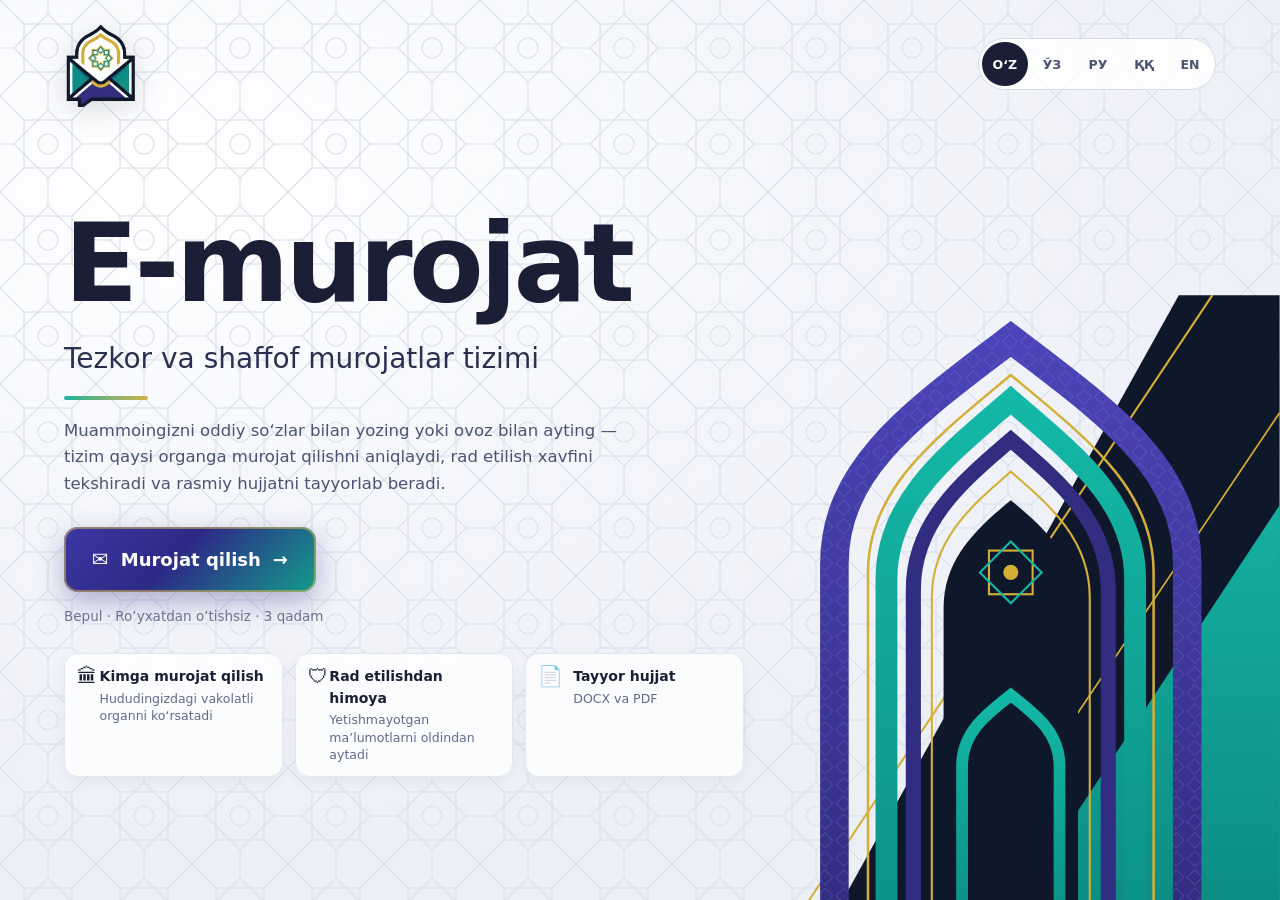
<file: index.html>
<!DOCTYPE html>
<html lang="uz-Latn">
<head>
  <meta charset="UTF-8">
  <meta name="viewport" content="width=device-width, initial-scale=1, viewport-fit=cover">
  <meta name="theme-color" content="#0F172A">
  <title>E-murojat — tezkor va shaffof murojatlar tizimi</title>
  <meta name="description" content="Muammoingizni yozing yoki ayting: E-murojat vakolatli organni aniqlaydi, rad etilish xavfini tekshiradi va rasmiy murojat hujjatini tayyorlaydi.">
  <meta property="og:title" content="E-murojat — tezkor va shaffof murojatlar tizimi">
  <meta property="og:description" content="Muammoingizni yozing yoki ayting: E-murojat vakolatli organni aniqlaydi, rad etilish xavfini tekshiradi va rasmiy murojat hujjatini tayyorlaydi.">
  <meta property="og:type" content="website">
  <meta property="og:image" content="assets/logo-mark.png">
  <meta property="og:site_name" content="E-murojat">
  <link rel="icon" type="image/png" href="assets/logo-mark.png">
  <link rel="stylesheet" href="css/style.css">
  <link rel="stylesheet" href="css/landing.css">
  <link rel="stylesheet" href="css/flow.css">
</head>
<body class="on-landing">
<a class="skip-link" href="#stage">↓</a>

<!-- ============================ TITUL VARAQ (LANDING) ============================ -->
<section id="landing" class="landing no-print" aria-labelledby="landTitle">
  <svg class="girih" aria-hidden="true" width="100%" height="100%">
    <defs>
      <pattern id="girihTile" width="96" height="96" patternUnits="userSpaceOnUse">
        <g fill="none" stroke="currentColor" stroke-width="1.1">
          <rect x="24" y="24" width="48" height="48"/>
          <rect x="24" y="24" width="48" height="48" transform="rotate(45 48 48)"/>
          <circle cx="48" cy="48" r="10"/>
          <path d="M0 0 L24 24 M96 0 L72 24 M0 96 L24 72 M96 96 L72 72 M48 0 V14 M48 96 V82 M0 48 H14 M96 48 H82"/>
        </g>
      </pattern>
    </defs>
    <rect width="100%" height="100%" fill="url(#girihTile)"/>
  </svg>

  <svg class="arch-art" viewBox="0 0 640 720" preserveAspectRatio="xMaxYMax meet" aria-hidden="true">
    <defs>
      <linearGradient id="gTeal" x1="0" y1="0" x2="0" y2="1"><stop offset="0" stop-color="#14b8a6"/><stop offset="1" stop-color="#0D9488"/></linearGradient>
      <linearGradient id="gIndigo" x1="0" y1="0" x2="0" y2="1"><stop offset="0" stop-color="#4b44b8"/><stop offset="1" stop-color="#312E81"/></linearGradient>
      <pattern id="archTile" width="22" height="22" patternUnits="userSpaceOnUse">
        <path d="M11 2 L20 11 L11 20 L2 11 Z" fill="none" stroke="#7d78e0" stroke-width="1" opacity=".55"/>
      </pattern>
    </defs>
    <polygon class="band band-navy" points="640,0 640,720 120,720 520,0" fill="#0F172A"/>
    <polygon class="band band-teal" points="640,250 640,720 330,720" fill="url(#gTeal)" opacity=".95"/>
    <line class="gold-line gl1" x1="80" y1="720" x2="560" y2="0" stroke="#D4AF37" stroke-width="2.5"/>
    <line class="gold-line gl2" x1="250" y1="720" x2="640" y2="140" stroke="#D4AF37" stroke-width="2"/>
    <g class="arch-group">
      <path class="arch a1" d="M110 720 V320 C110 205 205 140 320 52 C435 140 530 205 530 320 V720" fill="none" stroke="url(#gIndigo)" stroke-width="34"/>
      <path class="arch a1p" d="M110 720 V320 C110 205 205 140 320 52 C435 140 530 205 530 320 V720" fill="none" stroke="url(#archTile)" stroke-width="34"/>
      <path class="arch a2" d="M150 720 V330 C150 230 230 170 320 95 C410 170 490 230 490 330 V720" fill="none" stroke="#D4AF37" stroke-width="3"/>
      <path class="arch a3" d="M172 720 V338 C172 245 245 190 320 125 C395 190 468 245 468 338 V720" fill="none" stroke="url(#gTeal)" stroke-width="26"/>
      <path class="arch a4" d="M204 720 V350 C204 270 262 222 320 172 C378 222 436 270 436 350 V720" fill="none" stroke="#312E81" stroke-width="18"/>
      <path class="arch a5" d="M226 720 V360 C226 290 274 250 320 210 C366 250 414 290 414 360 V720" fill="none" stroke="#D4AF37" stroke-width="2.5"/>
      <path class="arch-door" d="M240 720 V372 C240 312 282 276 320 244 C358 276 400 312 400 372 V720 Z" fill="#0F172A"/>
      <g class="door-star" transform="translate(320 330)">
        <rect x="-26" y="-26" width="52" height="52" fill="none" stroke="#D4AF37" stroke-width="2.5"/>
        <rect x="-26" y="-26" width="52" height="52" fill="none" stroke="#14b8a6" stroke-width="2.5" transform="rotate(45)"/>
        <circle r="9" fill="#D4AF37"/>
      </g>
      <path class="arch-inner" d="M262 720 V560 C262 520 292 498 320 476 C348 498 378 520 378 560 V720" fill="none" stroke="url(#gTeal)" stroke-width="14"/>
    </g>
  </svg>

  <div class="landing-top">
    <img class="land-logo" src="assets/logo-mark.png" alt="E-murojat" width="74" height="85">
    <div data-lang-switch></div>
  </div>

  <div class="landing-grid">
    <div class="landing-content">
      <h1 id="landTitle" class="land-title" aria-label="E-murojat"><span class="lt">E-murojat</span></h1>
      <p class="land-tagline" data-i18n="land.tagline"></p>
      <p class="land-lead" data-i18n="land.lead"></p>
      <div class="land-actions">
        <button type="button" id="btnStart" class="btn-cta">
          <span class="cta-ico" aria-hidden="true">✉</span>
          <span data-i18n="land.cta"></span>
          <span class="cta-arrow" aria-hidden="true">→</span>
        </button>
      </div>
      <p class="land-note" data-i18n="land.note"></p>
      <ul class="land-features">
        <li><span class="fi" aria-hidden="true">🏛</span><div><b data-i18n="land.f1t"></b><small data-i18n="land.f1d"></small></div></li>
        <li><span class="fi" aria-hidden="true">🛡</span><div><b data-i18n="land.f2t"></b><small data-i18n="land.f2d"></small></div></li>
        <li><span class="fi" aria-hidden="true">📄</span><div><b data-i18n="land.f3t"></b><small data-i18n="land.f3d"></small></div></li>
      </ul>
    </div>
  </div>
</section>

<!-- ============================ ILOVA (ISHCHI OYNA) ============================ -->
<div id="appShell" class="app-shell" hidden>
<header class="site-header no-print">
  <div class="wrap header-inner">
    <div class="brand">
      <button type="button" id="btnHome" class="logo" data-i18n-aria="hdr.home" data-i18n-title="hdr.home">
        <img src="assets/logo-mark.png" alt="" width="40" height="46">
      </button>
      <div class="brand-text">
        <div class="brand-name">E-murojat</div>
        <div class="brand-sub" data-i18n="hdr.sub"></div>
      </div>
    </div>
    <div class="header-right">
      <div data-lang-switch data-variant="dark"></div>
    </div>
  </div>
  <div class="wrap demo-bar">
    <button type="button" id="btnHome2" class="btn demo home-btn">← <span data-i18n="hdr.home"></span></button>
    <span class="demo-label" data-i18n="demo.label"></span>
    <button type="button" class="btn demo" data-demo="ishhaqi" data-i18n="demo.ishhaqi"></button>
    <button type="button" class="btn demo" data-demo="tovar" data-i18n="demo.tovar"></button>
    <button type="button" class="btn demo danger" data-demo="chala" data-i18n="demo.chala"></button>
  </div>
</header>

<main class="wrap flow">
  <nav id="stepper" class="stepper no-print"></nav>
  <div id="stage" class="stage" tabindex="-1"></div>
</main>

<footer class="site-footer no-print">
  <div class="wrap">
    <p class="disclaimer" data-i18n="foot.disclaimer"></p>
    <p class="foot-small" data-i18n-html="foot.links"></p>
  </div>
</footer>
</div><!-- /#appShell -->

<div id="toasts" class="toasts no-print" aria-live="polite"></div>

<!-- DOCX kutubxonasi: avval lokal (internetsiz), boʻlmasa CDN -->
<script src="vendor/docx.umd.js"></script>
<script>
  if (!window.docx) {
    document.write('<script src="https://cdn.jsdelivr.net/npm/docx@8.5.0/build/index.umd.js"><\/script>');
  }
</script>
<!-- Konfiguratsiya va kutubxonalar -->
<script src="js/config.js"></script>
<script src="js/lib/uzNormalize.js"></script>
<script src="js/lib/translit.js"></script>
<script src="js/lib/validators.js"></script>
<!-- Tarjimalar -->
<script src="js/i18n/glossary.js"></script>
<script src="js/i18n/uz-Latn.js"></script>
<script src="js/i18n/uz-Cyrl.js"></script>
<script src="js/i18n/ru.js"></script>
<script src="js/i18n/kaa.js"></script>
<script src="js/i18n/en.js"></script>
<script src="js/i18n/i18n.js"></script>
<!-- Maʼlumotlar -->
<script src="js/data/regions.js"></script>
<script src="js/data/categories.js"></script>
<script src="js/data/organizations_db.js"></script>
<script src="js/data/legal_basis_db.js"></script>
<script src="js/data/demos.js"></script>
<!-- Mantiq -->
<script src="js/lib/resolveOrganizations.js"></script>
<script src="js/lib/validateAppeal.js"></script>
<script src="js/lib/docTemplate.js"></script>
<script src="js/lib/docExport.js"></script>
<script src="js/ai/client.js"></script>
<script src="js/ai/stt.js"></script>
<!-- Komponentlar -->
<script src="js/components/languageSwitcher.js"></script>
<script src="js/components/applicantDialog.js"></script>
<script src="js/components/voiceInput.js"></script>
<script src="js/components/attachmentList.js"></script>
<script src="js/components/appealComposer.js"></script>
<script src="js/components/resultPanels.js"></script>
<script src="js/app.js"></script>
</body>
</html>
</file>
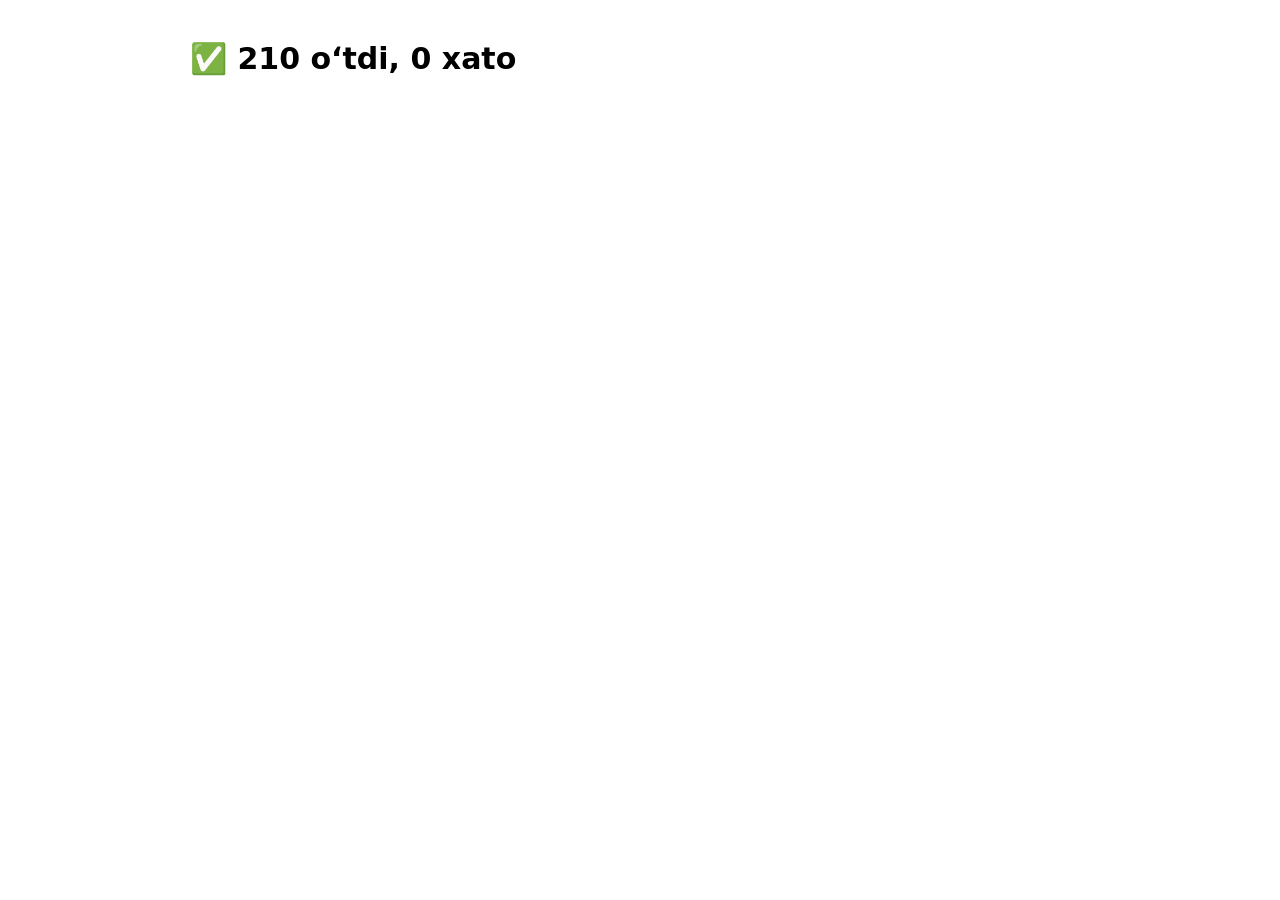
<file: tests/unit.html>
<!DOCTYPE html>
<html lang="uz-Latn">
<head><meta charset="UTF-8"><meta name="viewport" content="width=device-width, initial-scale=1"><title>E-murojat — unit testlar</title>
<style>body{font:15px/1.5 system-ui,sans-serif;padding:16px;max-width:900px;margin:auto}li{color:#b91c1c;margin:4px 0}</style></head>
<body>
<div id="out">Testlar ishlamoqda…</div>
<script src="../js/config.js"></script>
<script src="../js/lib/uzNormalize.js"></script>
<script src="../js/lib/translit.js"></script>
<script src="../js/lib/validators.js"></script>
<script src="../js/i18n/glossary.js"></script>
<script src="../js/i18n/uz-Latn.js"></script>
<script src="../js/i18n/uz-Cyrl.js"></script>
<script src="../js/i18n/ru.js"></script>
<script src="../js/i18n/kaa.js"></script>
<script src="../js/i18n/en.js"></script>
<script src="../js/i18n/i18n.js"></script>
<script src="../js/data/regions.js"></script>
<script src="../js/data/categories.js"></script>
<script src="../js/data/organizations_db.js"></script>
<script src="../js/data/legal_basis_db.js"></script>
<script src="../js/lib/resolveOrganizations.js"></script>
<script src="../js/lib/validateAppeal.js"></script>
<script src="../js/lib/docTemplate.js"></script>
<script src="../js/ai/client.js"></script>
<script src="unit.js"></script>
</body>
</html>
</file>
<file: css/style.css>
/* =====================================================================
   E-murojat — USLUBLAR (LegalTech: och fon, indigo aksent)
   ===================================================================== */
:root {
  /* Dizayn tizimi tokenlari (topshiriq boʻyicha) */
  --header-from: #0F172A;
  --header-to: #312E81;
  --accent: #0D9488;        /* firuza: ikonka, chegara, toʻq fondagi element */
  --accent-ink: #0F766E;    /* oq fondagi oddiy matn uchun (WCAG AA) */
  --gold: #D4AF37;          /* tillarang: faqat bezak, chegara, katta sarlavha */
  --card: #FFFFFF;
  --bg: #F8FAFC;
  --surface: var(--card);
  --ink: #0f172a;
  --ink-2: #334155;
  --muted: #64748b;
  --line: #e2e8f0;
  --indigo: #3730a3;
  --indigo-2: #4f46e5;
  --indigo-soft: #eef2ff;
  --green: #15803d; --green-soft: #dcfce7;
  --yellow: #b45309; --yellow-soft: #fef3c7;
  --red: #b91c1c; --red-soft: #fee2e2;
  --radius: 14px;
  --shadow: 0 1px 2px rgba(15, 23, 42, .05), 0 6px 20px rgba(15, 23, 42, .06);
}
* { box-sizing: border-box; }
html { -webkit-text-size-adjust: 100%; }
body {
  margin: 0; background: var(--bg); color: var(--ink);
  font: 15px/1.55 "Segoe UI", system-ui, -apple-system, Roboto, "Helvetica Neue", Arial, sans-serif;
}
a { color: var(--indigo-2); }
.wrap { max-width: 1320px; margin: 0 auto; padding: 0 16px; }

/* ---------- Header ---------- */
.site-header { background: linear-gradient(135deg, var(--header-from) 0%, var(--header-to) 100%); color: #fff; padding: 18px 0 14px; padding-top: max(18px, env(safe-area-inset-top)); }
.header-inner { display: flex; align-items: center; justify-content: space-between; gap: 16px; flex-wrap: wrap; }
.brand { display: flex; gap: 14px; align-items: center; max-width: 820px; }
.logo { width: 46px; height: 46px; flex: none; color: #6366f1; background: #fff; border-radius: 12px; padding: 4px; }
.logo svg { width: 100%; height: 100%; display: block; }
.brand-name { font-size: 24px; font-weight: 800; letter-spacing: -.02em; }
.brand-sub { font-size: 13.5px; color: #c7d2fe; }
.header-right { display: flex; align-items: center; gap: 10px; flex-wrap: wrap; }
.demo-bar { display: flex; align-items: center; gap: 8px; flex-wrap: wrap; margin-top: 14px; }
.demo-label { font-size: 13px; color: #c7d2fe; margin-right: 4px; }

/* ---------- Buttons ---------- */
.btn {
  appearance: none; border: 1px solid transparent; border-radius: 10px; cursor: pointer;
  font: inherit; font-weight: 600; padding: 11px 16px; transition: .15s; display: inline-flex; align-items: center; justify-content: center; gap: 8px;
}
.btn:disabled { opacity: .6; cursor: progress; }
.btn.sm { padding: 7px 12px; font-size: 13.5px; }
.btn.primary { background: var(--indigo-2); color: #fff; }
.btn.primary:hover:not(:disabled) { background: var(--indigo); }
.btn.secondary { background: var(--indigo-soft); color: var(--indigo); border-color: #c7d2fe; }
.btn.secondary:hover:not(:disabled) { background: #e0e7ff; }
.btn.ghost { background: var(--surface); color: var(--ink-2); border-color: var(--line); }
.btn.ghost:hover { border-color: var(--indigo-2); color: var(--indigo); }
.site-header .btn.ghost { background: rgba(255,255,255,.1); color: #fff; border-color: rgba(255,255,255,.25); }
.btn.demo { background: rgba(255,255,255,.12); color: #fff; border-color: rgba(255,255,255,.25); padding: 7px 12px; font-size: 13.5px; }
.btn.demo:hover { background: rgba(255,255,255,.22); }
.btn.demo.danger { border-color: #fca5a5; }
.link-btn { background: none; border: 0; color: var(--muted); cursor: pointer; font: inherit; font-size: 13px; margin-top: 10px; text-decoration: underline; padding: 0; }

/* ---------- Layout ---------- */
.grid { display: grid; grid-template-columns: 1fr; gap: 20px; padding-top: 22px; padding-bottom: 30px; }
@media (min-width: 1024px) {
  .grid { grid-template-columns: minmax(360px, 5fr) 7fr; align-items: start; }
  .col-left { position: sticky; top: 16px; }
}
.col-right { display: flex; flex-direction: column; gap: 16px; min-width: 0; }

/* ---------- Form ---------- */
.panel { background: var(--surface); border: 1px solid var(--line); border-radius: var(--radius); box-shadow: var(--shadow); padding: 20px; }
.panel-title { margin: 0 0 12px; font-size: 18px; display: flex; align-items: center; gap: 10px; }
.num { width: 26px; height: 26px; border-radius: 8px; background: var(--indigo-soft); color: var(--indigo); display: inline-grid; place-items: center; font-size: 13px; font-weight: 800; flex: none; }
fieldset { border: 0; padding: 0; margin: 0 0 14px; }
legend { font-size: 12px; text-transform: uppercase; letter-spacing: .06em; color: var(--muted); font-weight: 700; margin-bottom: 8px; padding: 0; }
.field { display: block; margin-bottom: 11px; }
.field > span { display: flex; align-items: baseline; gap: 4px; font-size: 13.5px; font-weight: 600; color: var(--ink-2); margin-bottom: 5px; }
.req { color: var(--red); font-style: normal; }
.counter { margin-left: auto; color: var(--muted); font-weight: 400; }
input[type=text], input[type=password], select, textarea {
  width: 100%; border: 1px solid #cbd5e1; border-radius: 10px; padding: 10px 12px; font: inherit; color: var(--ink); background: #fff; transition: .15s;
}
textarea { resize: vertical; min-height: 70px; }
input:focus, select:focus, textarea:focus { outline: none; border-color: var(--indigo-2); box-shadow: 0 0 0 3px rgba(79, 70, 229, .15); }
.checks { display: grid; grid-template-columns: 1fr 1fr; gap: 8px; margin-bottom: 10px; }
.check { display: flex; gap: 8px; align-items: center; border: 1px solid var(--line); border-radius: 10px; padding: 9px 10px; cursor: pointer; font-size: 14px; }
.check:has(input:checked) { border-color: var(--indigo-2); background: var(--indigo-soft); }
.check input { accent-color: var(--indigo-2); width: 16px; height: 16px; }
.actions { display: grid; grid-template-columns: 1fr 1.3fr; gap: 10px; }
@media (max-width: 420px) { .actions, .checks { grid-template-columns: 1fr; } }

/* ---------- Cards ---------- */
.card { background: var(--surface); border: 1px solid var(--line); border-radius: var(--radius); box-shadow: var(--shadow); overflow: hidden; }
.card-head { display: flex; align-items: center; gap: 10px; padding: 14px 18px; border-bottom: 1px solid var(--line); }
.card-head h3 { margin: 0; font-size: 16px; flex: 1; }
.card-body { padding: 16px 18px; }
.card.empty .card-body { color: var(--muted); }
.card.flash { animation: flash .7s ease; }
@keyframes flash { 0% { box-shadow: 0 0 0 3px rgba(79, 70, 229, .35); } 100% { box-shadow: var(--shadow); } }
.placeholder { margin: 0; font-size: 14px; }
.tag-row { display: flex; gap: 6px; flex-wrap: wrap; margin-bottom: 10px; }
.tag { font-size: 12px; font-weight: 700; padding: 3px 9px; border-radius: 999px; background: var(--indigo-soft); color: var(--indigo); }
.tag.muted { background: #f1f5f9; color: var(--muted); }
.organ-main { border-left: 4px solid var(--indigo-2); background: var(--indigo-soft); border-radius: 0 10px 10px 0; padding: 10px 14px; }
.lbl { font-size: 12px; color: var(--muted); text-transform: uppercase; letter-spacing: .05em; font-weight: 700; }
.val { font-weight: 700; font-size: 16px; color: var(--ink); }
.val.big { font-size: 20px; color: var(--indigo); }
.why { margin: 10px 0 0; color: var(--ink-2); font-size: 14px; }
.sub { font-size: 12.5px; font-weight: 800; text-transform: uppercase; letter-spacing: .05em; color: var(--ink-2); margin: 16px 0 6px; }
.sub.first { margin-top: 0; }
.list, .steps { margin: 0; padding-left: 20px; font-size: 14px; color: var(--ink-2); }
.list li, .steps li { margin-bottom: 4px; }
.type-box { display: grid; grid-template-columns: auto 1fr; gap: 14px; align-items: center; background: #f8fafc; border: 1px solid var(--line); border-radius: 10px; padding: 12px 14px; }
.type-box p { margin: 0; font-size: 13.5px; color: var(--ink-2); }
@media (max-width: 520px) { .type-box { grid-template-columns: 1fr; } }
.ways { display: grid; grid-template-columns: repeat(3, 1fr); gap: 8px; }
@media (max-width: 640px) { .ways { grid-template-columns: 1fr; } }
.way { border: 1px solid var(--line); border-radius: 10px; padding: 10px; font-size: 13px; color: var(--ink-2); }
.way b { display: block; color: var(--ink); margin-bottom: 3px; font-size: 14px; }
.evidence { list-style: none; margin: 0; padding: 0; font-size: 14px; }
.evidence li { display: flex; gap: 8px; align-items: baseline; padding: 5px 0; border-bottom: 1px dashed var(--line); }
.evidence .ico { width: 20px; height: 20px; border-radius: 50%; display: inline-grid; place-items: center; font-size: 12px; font-weight: 800; flex: none; }
.evidence .ok .ico { background: var(--green-soft); color: var(--green); }
.evidence .miss .ico { background: var(--yellow-soft); color: var(--yellow); }
.evidence em { color: var(--yellow); font-size: 12.5px; }
.hint { font-size: 12.5px; color: var(--muted); margin: 10px 0 0; }
.muted-p { color: var(--muted); font-size: 14px; margin: 0; }
.laws { list-style: none; margin: 0; padding: 0; display: grid; gap: 8px; }
.laws li { border: 1px solid var(--line); border-radius: 10px; padding: 10px 12px; }
.law-name { font-weight: 700; font-size: 14px; color: var(--indigo); }
.law-txt { font-size: 13.5px; color: var(--ink-2); margin-top: 2px; }

/* Risk */
.badge { font-size: 12px; font-weight: 800; padding: 4px 10px; border-radius: 999px; background: #f1f5f9; color: var(--muted); }
.badge.green { background: var(--green-soft); color: var(--green); }
.badge.yellow { background: var(--yellow-soft); color: var(--yellow); }
.badge.red { background: var(--red-soft); color: var(--red); }
.risk { border-radius: 10px; padding: 12px 14px; border: 1px solid; }
.risk.green { background: var(--green-soft); border-color: #86efac; color: var(--green); }
.risk.yellow { background: var(--yellow-soft); border-color: #fcd34d; color: var(--yellow); }
.risk.red { background: var(--red-soft); border-color: #fca5a5; color: var(--red); }
.meter { height: 8px; background: rgba(255,255,255,.7); border-radius: 99px; overflow: hidden; margin-bottom: 9px; }
.meter .bar { height: 100%; background: currentColor; border-radius: 99px; transition: width .6s ease; }
.risk-head { display: flex; align-items: center; gap: 8px; }
.risk-head .dot { width: 10px; height: 10px; border-radius: 50%; background: currentColor; flex: none; }
.risk-head .score { margin-left: auto; font-weight: 800; }
.warns { list-style: none; padding: 0; margin: 10px 0 0; display: grid; gap: 7px; }
.warns li { border-left: 4px solid; border-radius: 0 8px 8px 0; padding: 8px 12px; font-size: 13.5px; }
.warns li.red { border-color: var(--red); background: #fff5f5; }
.warns li.yellow { border-color: #f59e0b; background: #fffbeb; }
.w-t { font-weight: 700; color: var(--ink); }
.w-f { color: var(--ink-2); margin-top: 2px; }
.ok-p { color: var(--green); font-weight: 600; font-size: 14px; margin: 10px 0 0; }

/* ---------- Document ---------- */
.doc-meta { font-size: 13.5px; color: var(--ink-2); margin-bottom: 10px; display: flex; gap: 8px; align-items: center; flex-wrap: wrap; }
.doc-meta:empty { display: none; }
.doc-actions { display: flex; gap: 8px; flex-wrap: wrap; margin-bottom: 10px; }
.doc-actions.disabled { opacity: .55; }
.edit-hint { font-size: 12.5px; color: var(--muted); margin: 0 0 10px; }
.doc-card.empty .paper { min-height: 120px; }
.paper {
  background: #fff; border: 1px solid #cbd5e1; border-radius: 6px; min-height: 400px;
  padding: 44px 48px 44px 60px; box-shadow: inset 0 0 0 1px #f1f5f9, 0 4px 14px rgba(15,23,42,.06);
  font-family: "Times New Roman", Times, serif; font-size: 16px; line-height: 1.55; color: #000; outline: none; overflow-wrap: anywhere;
}
.paper:focus { border-color: var(--indigo-2); box-shadow: 0 0 0 3px rgba(79, 70, 229, .15); }
.paper p { margin: 0 0 6px; }
.paper .d-right { text-align: right; margin-left: 35%; margin-bottom: 2px; }
.paper .d-center { text-align: center; }
.paper .d-title { font-size: 19px; letter-spacing: .12em; margin-bottom: 0; }
.paper .d-just { text-align: justify; text-indent: 1.25cm; }
.paper .d-li { text-indent: 0; padding-left: 1.25cm; }
.paper .d-gap { height: 10px; }
.paper .missing { background: var(--red-soft); color: var(--red); border-radius: 3px; padding: 0 3px; font-family: "Segoe UI", system-ui, sans-serif; font-size: 13.5px; }
@media (max-width: 640px) {
  .paper { padding: 22px 18px; font-size: 15px; }
  .paper .d-right { margin-left: 0; }
}
.legal-note { font-size: 12.5px; color: var(--muted); margin: 10px 0 0; }
.legal-note:empty { display: none; }

/* ---------- Footer ---------- */
.site-footer { border-top: 1px solid var(--line); background: #fff; padding: 18px 0 24px; }
.disclaimer { margin: 0 0 6px; background: var(--yellow-soft); border: 1px solid #fcd34d; color: #78350f; padding: 12px 14px; border-radius: 10px; font-weight: 600; font-size: 14px; }
.foot-small { margin: 0; font-size: 13px; color: var(--muted); }

/* ---------- Modal, toast, spinner ---------- */
.toasts { position: fixed; right: 16px; bottom: 16px; display: grid; gap: 8px; z-index: 60; max-width: calc(100vw - 32px); }
.toast { background: #0f172a; color: #fff; padding: 10px 14px; border-radius: 10px; font-size: 14px; box-shadow: 0 8px 24px rgba(0,0,0,.2); transition: .4s; }
.toast.ok { border-left: 4px solid #22c55e; }
.toast.warn { border-left: 4px solid #f59e0b; }
.toast.hide { opacity: 0; transform: translateY(8px); }
.spin { width: 14px; height: 14px; border: 2px solid currentColor; border-right-color: transparent; border-radius: 50%; display: inline-block; animation: sp .7s linear infinite; }
@keyframes sp { to { transform: rotate(360deg); } }

/* ---------- PRINT: faqat rasmiy hujjat ---------- */
@media print {
  @page { size: A4; margin: 2cm 1.5cm 2cm 3cm; }
  body { background: #fff; }
  .no-print, .site-header, .site-footer, .toasts { display: none !important; }
  .wrap, .grid { display: block !important; max-width: none; padding: 0; margin: 0; }
  .col-right { display: block; }
  .card, .doc-card { border: 0 !important; box-shadow: none !important; border-radius: 0; }
  .card-body { padding: 0 !important; }
  .paper { border: 0 !important; box-shadow: none !important; padding: 0 !important; min-height: 0; font-size: 14pt; line-height: 1.5; }
  .paper .d-right { margin-left: 40%; }
  .paper .missing { background: none; color: #000; border-bottom: 1px solid #000; font-family: inherit; font-size: inherit; }
}
</file>
<file: css/landing.css>
/* =====================================================================
   E-murojat — TITUL VARAQ (landing) va MOTION effektlari
   Ranglar logotipdan: toʻq koʻk (navy), indigo, firuza (teal), oltin
   ===================================================================== */
:root {
  --navy: #17203d;
  --navy-2: #1a1f36;
  --teal: #149c8c;
  --teal-2: #1fb39f;
  --royal: #3b37a3;
  --gold: #d4b14a;
}

body.on-landing { overflow-x: hidden; }
.app-shell[hidden] { display: none !important; }

/* ---------- Landing asosiy ---------- */
.landing {
  position: relative; min-height: 100vh; min-height: 100svh; overflow: hidden;
  background: radial-gradient(1200px 700px at 15% 20%, #ffffff 0%, #f3f5fa 55%, #eceff6 100%);
  color: var(--navy-2); display: flex; flex-direction: column;
}
.landing[hidden] { display: none; }
.girih { position: absolute; inset: 0; color: #d9dfeb; opacity: .55; pointer-events: none; }
.arch-art {
  position: absolute; right: 0; bottom: 0; height: 100%; width: min(58vw, 860px);
  pointer-events: none; transform-origin: 50% 60%; will-change: transform;
}

.landing-top {
  position: relative; z-index: 2; display: flex; align-items: center; justify-content: space-between;
  padding: 22px clamp(16px, 5vw, 72px) 0;
}
.land-logo { width: 74px; height: auto; filter: drop-shadow(0 6px 14px rgba(23, 32, 61, .15)); }

.landing-content {
  position: relative; z-index: 2; flex: 1; display: flex; flex-direction: column; justify-content: center;
  padding: 24px clamp(16px, 5vw, 72px) 48px; max-width: 760px;
}
.land-title {
  margin: 0; font-size: clamp(48px, 8.5vw, 112px); line-height: 1; font-weight: 800; letter-spacing: -.035em;
  color: var(--navy-2);
}
.land-title .ch { display: inline-block; }
.land-tagline { margin: 18px 0 0; font-size: clamp(19px, 2.2vw, 28px); color: #2a3150; font-weight: 500; }
.land-tagline::after {
  content: ""; display: block; width: 84px; height: 4px; border-radius: 4px; margin-top: 16px;
  background: linear-gradient(90deg, var(--teal-2), var(--gold));
}
.land-lead { margin: 18px 0 0; font-size: 16.5px; line-height: 1.6; color: #4a5372; max-width: 560px; }

.land-actions { display: flex; gap: 14px; flex-wrap: wrap; margin-top: 30px; align-items: center; }
.btn-cta {
  position: relative; overflow: hidden; display: inline-flex; align-items: center; gap: 12px; cursor: pointer;
  font: inherit; font-size: 18px; font-weight: 700; color: #fff; border: 0; border-radius: 14px;
  padding: 17px 28px; background: linear-gradient(135deg, var(--royal) 0%, #2d2a86 45%, var(--teal) 100%);
  box-shadow: 0 10px 28px rgba(45, 42, 134, .35), inset 0 0 0 1px rgba(255, 255, 255, .12);
  transition: transform .2s ease, box-shadow .2s ease;
}
.btn-cta::before { /* yaltirash */
  content: ""; position: absolute; top: 0; left: -60%; width: 40%; height: 100%;
  background: linear-gradient(100deg, transparent, rgba(255, 255, 255, .35), transparent);
  transform: skewX(-20deg);
}
.btn-cta::after { /* oltin hoshiya */
  content: ""; position: absolute; inset: 0; border-radius: inherit; pointer-events: none;
  box-shadow: inset 0 0 0 2px rgba(212, 177, 74, .55);
}
.btn-cta:hover { transform: translateY(-2px); box-shadow: 0 16px 36px rgba(45, 42, 134, .42); }
.btn-cta:active { transform: translateY(0) scale(.98); }
.btn-cta:focus-visible, .lang-switch button:focus-visible { outline: 3px solid var(--gold); outline-offset: 3px; }
.cta-ico { font-size: 20px; }
.cta-arrow { transition: transform .2s ease; }
.btn-cta:hover .cta-arrow { transform: translateX(4px); }
.land-note { margin: 14px 0 0; font-size: 13.5px; color: #6b7391; }

.land-features { list-style: none; padding: 0; margin: 34px 0 0; display: grid; grid-template-columns: repeat(3, 1fr); gap: 12px; max-width: 700px; }
.land-features li {
  display: flex; gap: 10px; align-items: flex-start; background: rgba(255, 255, 255, .78); backdrop-filter: blur(6px);
  border: 1px solid #e2e6f0; border-radius: 14px; padding: 12px; box-shadow: 0 4px 14px rgba(23, 32, 61, .05);
}
.land-features .fi { font-size: 20px; line-height: 1; }
.land-features b { display: block; font-size: 14px; color: var(--navy-2); }
.land-features small { display: block; font-size: 12.5px; color: #616a88; margin-top: 2px; line-height: 1.4; }

/* ---------- Til almashtirgich ---------- */
.lang-switch { display: inline-flex; background: rgba(255, 255, 255, .85); border: 1px solid #d6dbe8; border-radius: 999px; padding: 3px; gap: 2px; }
.lang-switch button {
  font: inherit; font-size: 12.5px; font-weight: 700; cursor: pointer; border: 0; background: transparent;
  color: #4a5372; padding: 6px 11px; border-radius: 999px; transition: .15s;
}
.lang-switch button:hover { color: var(--royal); }
.lang-switch button.active { background: var(--navy-2); color: #fff; }
.lang-switch.dark { background: rgba(255, 255, 255, .1); border-color: rgba(255, 255, 255, .25); }
.lang-switch.dark button { color: #e0e7ff; }
.lang-switch.dark button.active { background: #fff; color: var(--navy-2); }

/* Ilova sarlavhasidagi logotip */
.site-header .logo { background: #fff; border: 0; cursor: pointer; padding: 3px; display: grid; place-items: center; }
.site-header .logo img { width: 100%; height: 100%; object-fit: contain; }
.home-btn { font-weight: 700; }

/* =====================================================================
   MOTION — kirish animatsiyalari (sahifa ochilganda titul varaq "yigʻiladi")
   ===================================================================== */
@keyframes fadeIn { from { opacity: 0; } to { opacity: 1; } }
@keyframes fadeUp { from { opacity: 0; transform: translateY(26px); } to { opacity: 1; transform: none; } }
@keyframes letterUp { from { opacity: 0; transform: translateY(.55em) rotate(4deg); filter: blur(6px); } to { opacity: 1; transform: none; filter: none; } }
@keyframes slideFromRight { from { transform: translateX(105%); } to { transform: none; } }
@keyframes slideFromBottom { from { transform: translateY(100%); } to { transform: none; } }
@keyframes draw { from { stroke-dashoffset: var(--len, 1800); } to { stroke-dashoffset: 0; } }
@keyframes popIn { 0% { opacity: 0; transform: scale(.4) rotate(-12deg); } 70% { opacity: 1; transform: scale(1.08) rotate(2deg); } 100% { transform: none; } }
@keyframes riseDoor { from { opacity: 0; transform: scaleY(.2); } to { opacity: 1; transform: none; } }
@keyframes spin { to { transform: rotate(360deg); } }
@keyframes glow { 0%, 100% { opacity: .85; } 50% { opacity: 1; filter: drop-shadow(0 0 8px rgba(212, 177, 74, .8)); } }
@keyframes shimmer { 0% { left: -60%; } 55%, 100% { left: 130%; } }
@keyframes ring { 0% { box-shadow: 0 10px 28px rgba(45, 42, 134, .35), 0 0 0 0 rgba(31, 179, 159, .45); } 100% { box-shadow: 0 10px 28px rgba(45, 42, 134, .35), 0 0 0 18px rgba(31, 179, 159, 0); } }
@keyframes floatY { 0%, 100% { transform: translateY(0); } 50% { transform: translateY(-6px); } }

.landing .girih { animation: fadeIn 1.4s ease both; }
.landing .band-navy { animation: slideFromRight .95s cubic-bezier(.2, .8, .2, 1) .1s both; }
.landing .band-teal { animation: slideFromBottom .9s cubic-bezier(.2, .8, .2, 1) .35s both; }
.landing .gold-line { stroke-dasharray: 900; --len: 900; animation: draw 1.1s ease-out both; }
.landing .gl1 { animation-delay: .55s; }
.landing .gl2 { animation-delay: .75s; }
.landing .arch { stroke-dasharray: 1800; --len: 1800; animation: draw 1.6s cubic-bezier(.45, 0, .2, 1) both; }
.landing .a1, .landing .a1p { animation-delay: .6s; }
.landing .a2 { animation-delay: .8s; }
.landing .a3 { animation-delay: .95s; }
.landing .a4 { animation-delay: 1.1s; }
.landing .a5 { animation-delay: 1.25s; }
.landing .arch-inner { stroke-dasharray: 700; --len: 700; animation: draw 1s ease-out 1.7s both; }
.landing .arch-door { transform-box: fill-box; transform-origin: 50% 100%; animation: riseDoor .8s cubic-bezier(.2, .8, .2, 1) 1.45s both; }
.landing .door-star > * { transform-box: fill-box; transform-origin: center; }
.landing .door-star { animation: fadeIn .6s ease 1.9s both, glow 3.5s ease-in-out 2.6s infinite; }
.landing .door-star rect { animation: spin 40s linear 2.5s infinite; }

.landing .land-logo { animation: popIn .8s cubic-bezier(.2, .8, .2, 1) .15s both, floatY 5s ease-in-out 1.2s infinite; }
.landing .lang-switch { animation: fadeIn .6s ease .5s both; }
.landing .land-title .ch { animation: letterUp .7s cubic-bezier(.2, .8, .2, 1) both; animation-delay: calc(.45s + var(--i) * 45ms); }
.landing .land-tagline { animation: fadeUp .7s ease .95s both; }
.landing .land-lead { animation: fadeUp .7s ease 1.08s both; }
.landing .land-actions { animation: fadeUp .7s ease 1.2s both; }
.landing .btn-cta { animation: ring 2.2s ease-out 2.2s infinite; }
.landing .btn-cta::before { animation: shimmer 3.2s ease-in-out 2s infinite; }
.landing .land-note { animation: fadeUp .6s ease 1.32s both; }
.landing .land-features li { animation: fadeUp .6s ease both; }
.landing .land-features li:nth-child(1) { animation-delay: 1.42s; }
.landing .land-features li:nth-child(2) { animation-delay: 1.54s; }
.landing .land-features li:nth-child(3) { animation-delay: 1.66s; }

/* ---------- Titul varaqdan ilovaga oʻtish ("darvozadan kirish") ---------- */
.landing.leaving .landing-content, .landing.leaving .landing-top { transition: opacity .45s ease, transform .55s ease; opacity: 0; transform: translateX(-40px); }
.landing.leaving .arch-art { transition: transform .85s cubic-bezier(.6, 0, .3, 1), opacity .85s ease; transform: scale(2.6) translateX(-8%); opacity: 0; }
.landing.leaving .girih { transition: opacity .6s; opacity: 0; }
.app-shell.entering { animation: appIn .7s cubic-bezier(.2, .8, .2, 1) both; }
@keyframes appIn { from { opacity: 0; transform: translateY(24px) scale(.985); } to { opacity: 1; transform: none; } }
.app-shell.entering .card { animation: fadeUp .6s ease both; }
.app-shell.entering .card:nth-child(1) { animation-delay: .15s; }
.app-shell.entering .card:nth-child(2) { animation-delay: .25s; }
.app-shell.entering .card:nth-child(3) { animation-delay: .35s; }
.app-shell.entering .card:nth-child(4) { animation-delay: .45s; }

/* ---------- Moslashuvchanlik ---------- */
@media (max-width: 980px) {
  .arch-art { width: 100%; height: 62%; opacity: .2; }
  .landing-content { max-width: none; }
  .land-features { grid-template-columns: 1fr; }
}
@media (max-width: 520px) {
  .land-logo { width: 58px; }
  .btn-cta { width: 100%; justify-content: center; }
  .lang-switch button { padding: 6px 8px; }
}

/* Harakatni kamaytirishni soʻragan foydalanuvchilar uchun */
@media (prefers-reduced-motion: reduce) {
  .landing *, .landing, .app-shell.entering, .app-shell.entering * { animation: none !important; transition: none !important; }
  .landing .arch, .landing .gold-line, .landing .arch-inner { stroke-dashoffset: 0; }
}
</file>
<file: css/flow.css>
/* =====================================================================
   E-murojat — YANGI OQIM USLUBLARI
   (titul varaq, til tanlagich, qadamlar, dialog, kiritish qatori,
    ovoz, fayllar, 5 natija oynasi, mobil va matn kesilmasligi qoidalari)
   Faqat style.css dagi tokenlar ishlatiladi.
   ===================================================================== */

/* ---------- Umumiy: matn kesilmasin, mobil ---------- */
html { scroll-padding-top: 12px; }
body { padding-left: env(safe-area-inset-left); padding-right: env(safe-area-inset-right); }
.sr-only { position: absolute !important; width: 1px; height: 1px; padding: 0; margin: -1px; overflow: hidden; clip: rect(0 0 0 0); white-space: nowrap; border: 0; }
.skip-link { position: absolute; left: -999px; top: 8px; z-index: 100; background: #fff; padding: 8px 12px; border-radius: 8px; }
.skip-link:focus { left: 8px; }
img, svg { max-width: 100%; }
.card, .panel, .rp, .dialog-card, .composer, .way, .kv, .laws li, .checklist li, .toast, .profile-bar, .chain li {
  min-width: 0; overflow-wrap: anywhere; word-wrap: break-word;
}
.flow *, .landing-grid * { min-width: 0; }
.btn, .chip, .tool-btn, .mic-btn, .btn-cta, .lang-switch button {
  white-space: normal; height: auto; min-height: 44px; text-align: center; overflow-wrap: anywhere;
}
.btn.sm { min-height: 40px; }
input, select, textarea { font-size: 16px; min-height: 44px; } /* iOS avtomatik zoom boʻlmasin */
textarea { min-height: 88px; }
:focus-visible { outline: 3px solid var(--accent); outline-offset: 2px; }
.muted { color: var(--muted); }
.small { font-size: 13px; }
.note { font-size: 13.5px; color: var(--ink-2); background: #f1f5f9; border-radius: 10px; padding: 9px 12px; margin: 10px 0 0; }
.note.warn { background: var(--yellow-soft); color: #78350f; }
.link-btn { min-height: 44px; }

/* ---------- Titul varaq ---------- */
.landing { min-height: 100dvh; }
.landing-grid {
  position: relative; z-index: 2; flex: 1; display: flex; align-items: center;
  padding: 20px clamp(16px, 5vw, 72px) max(40px, env(safe-area-inset-bottom));
}
.landing-grid .landing-content { padding: 0; max-width: 680px; }
.land-features { margin-top: 26px; }
/* Keng ekranda matn bezak (arch-art) ustiga chiqmasin: u oʻng tomonda min(58vw, 860px) egallaydi */
@media (min-width: 981px) and (max-width: 1360px) {
  .landing .arch-art { width: 42vw; }
  .landing-grid .landing-content { max-width: min(680px, 54vw); }
}
@media (max-width: 980px) {
  .landing-grid { align-items: flex-start; padding-top: 12px; }
}
@media (max-width: 520px) {
  .land-title { font-size: clamp(40px, 13vw, 60px); }
  .land-tagline { margin-top: 10px; }
  .land-tagline::after { margin-top: 10px; }
  .land-lead { font-size: 15.5px; margin-top: 10px; }
  .land-actions { margin-top: 16px; gap: 10px; }
}

/* ---------- Til tanlagich: tor ekranda ixcham roʻyxat ---------- */
.lang-switch button { min-width: 44px; }
.lang-select { display: none; position: relative; align-items: center; gap: 4px; background: rgba(255,255,255,.9); border: 1px solid #d6dbe8; border-radius: 999px; padding: 0 6px 0 10px; }
.lang-select select { border: 0; background: transparent; min-height: 44px; font-weight: 700; padding: 0 4px; max-width: 46vw; }
.lang-select.dark { background: rgba(255,255,255,.12); border-color: rgba(255,255,255,.3); }
.lang-select.dark select { color: #fff; }
.lang-select.dark option { color: #0f172a; }
@media (max-width: 460px) {
  [data-lang-switch] .lang-switch { display: none; }
  [data-lang-switch] .lang-select { display: inline-flex; }
}

/* ---------- Ilova sarlavhasi ---------- */
.brand-text { min-width: 0; }
@media (max-width: 640px) {
  .brand-sub { display: none; }
  .demo-bar { gap: 6px; }
}

/* ---------- Qadamlar (stepper) ---------- */
.flow { padding-top: 18px; padding-bottom: 32px; max-width: 980px; }
.stepper ol { list-style: none; margin: 0 0 16px; padding: 0; display: grid; grid-template-columns: repeat(3, minmax(0, 1fr)); gap: 8px; }
.stepper button {
  width: 100%; display: flex; align-items: center; gap: 8px; min-height: 48px; padding: 8px 10px; border-radius: 12px;
  border: 1px solid var(--line); background: var(--card); color: var(--ink-2); font: inherit; font-weight: 600; cursor: pointer; text-align: left;
}
.stepper button:disabled { cursor: default; opacity: .75; }
.stepper .st-n { width: 28px; height: 28px; flex: none; border-radius: 50%; display: grid; place-items: center; background: #f1f5f9; font-weight: 800; }
.stepper .active button { border-color: var(--header-to); box-shadow: 0 0 0 3px rgba(49, 46, 129, .12); color: var(--ink); }
.stepper .active .st-n { background: var(--header-to); color: #fff; }
.stepper .done .st-n { background: var(--accent); color: #fff; }
.stepper .st-l { line-height: 1.25; min-width: 0; overflow-wrap: anywhere; hyphens: auto; }
@media (max-width: 480px) {
  .stepper button { flex-direction: column; justify-content: center; text-align: center; padding: 6px 4px; gap: 4px; }
  .stepper .st-l { font-size: 12.5px; }
}
.stage { outline: none; }
.stage-foot { text-align: center; margin: 10px 0 0; }

/* ---------- Dialog kartasi (profil, aniqlashtirish) ---------- */
.dialog-card {
  max-width: 640px; margin: 8px auto 0; background: var(--card); border: 1px solid var(--line); border-radius: 18px;
  box-shadow: 0 10px 40px rgba(15, 23, 42, .10); animation: fadeUp .45s ease both;
}
.dc-head { display: flex; gap: 12px; align-items: flex-start; padding: 18px 20px 6px; }
.dc-head h2 { margin: 0; font-size: 21px; line-height: 1.3; }
.dc-ico { width: 44px; height: 44px; flex: none; border-radius: 12px; display: grid; place-items: center; font-size: 22px; background: #eef2ff; border: 1px solid #c7d2fe; }
.dc-lead { margin: 4px 0 0; color: var(--ink-2); font-size: 14.5px; }
.dc-body { padding: 10px 20px 20px; }
.fld { margin-bottom: 14px; }
.fld > label { display: block; font-weight: 700; font-size: 15px; margin-bottom: 6px; color: var(--ink); }
.fld .req { color: var(--red); }
.fld input, .fld select, .fld textarea { width: 100%; border: 1.5px solid #cbd5e1; border-radius: 12px; padding: 10px 12px; background: #fff; color: var(--ink); font: inherit; font-size: 16px; }
.fld input:focus, .fld select:focus, .fld textarea:focus { border-color: var(--header-to); outline: none; box-shadow: 0 0 0 3px rgba(49, 46, 129, .15); }
.fld [aria-invalid="true"] { border-color: var(--red); }
.fld select:disabled { background: #f1f5f9; }
.fld-hint { margin: 4px 0 0; font-size: 13px; color: var(--muted); }
.fld-err { margin: 5px 0 0; font-size: 13.5px; color: var(--red); font-weight: 600; }
.fld-row { display: grid; grid-template-columns: minmax(0, 1fr) minmax(0, 1fr); gap: 12px; }
@media (max-width: 560px) { .fld-row { grid-template-columns: 1fr; gap: 0; } }
.fld-contact { border: 1px dashed #cbd5e1; border-radius: 14px; padding: 10px 12px 0; margin: 0 0 12px; }
.fld-contact legend { font-size: 13.5px; color: var(--ink-2); padding: 0 6px; font-weight: 600; text-transform: none; letter-spacing: 0; }
.fld.inline { display: flex; align-items: center; gap: 10px; flex-wrap: wrap; }
.fld.inline label { margin: 0; }
.fld.inline input { width: auto; }
.dc-foot { display: flex; flex-direction: column; gap: 10px; align-items: stretch; margin-top: 6px; }
.dc-foot.split { flex-direction: row; justify-content: space-between; flex-wrap: wrap; }
.dc-status { margin: 0; font-size: 14px; color: var(--yellow); background: var(--yellow-soft); border-radius: 10px; padding: 8px 12px; }
.dc-status.ok { color: var(--green); background: var(--green-soft); }
.btn.big { font-size: 17px; min-height: 52px; padding: 12px 22px; }
.btn:disabled { opacity: .55; cursor: not-allowed; }

/* ---------- Profil satri ---------- */
.profile-bar { display: flex; align-items: center; gap: 10px; background: var(--card); border: 1px solid var(--line); border-radius: 14px; padding: 10px 12px; margin-bottom: 14px; }
.pb-ico { width: 38px; height: 38px; flex: none; border-radius: 50%; display: grid; place-items: center; background: #eef2ff; }
.pb-text { flex: 1; display: flex; flex-direction: column; font-size: 14px; color: var(--ink-2); }
.pb-text b { color: var(--ink); font-size: 15px; }

/* ---------- Kiritish qatori (composer) ---------- */
.composer { background: var(--card); border: 1px solid var(--line); border-radius: 18px; padding: 18px; box-shadow: var(--shadow); animation: fadeUp .45s ease both; }
.composer h2 { margin: 0; font-size: 21px; }
.cmp-lead { margin: 4px 0 12px; color: var(--ink-2); }
.cmp-examples { display: flex; flex-wrap: wrap; gap: 8px; align-items: center; margin-bottom: 10px; font-size: 14px; color: var(--muted); }
.chip { border: 1px solid #c7d2fe; background: #eef2ff; color: var(--indigo); border-radius: 999px; padding: 6px 14px; font: inherit; font-size: 14px; font-weight: 600; cursor: pointer; }
.chip:hover { background: #e0e7ff; }
.cmp-box { border: 2px solid #cbd5e1; border-radius: 18px; background: #fff; transition: border-color .15s, box-shadow .15s; }
.cmp-box:focus-within { border-color: var(--header-to); box-shadow: 0 0 0 4px rgba(49, 46, 129, .12); }
.cmp-box textarea { width: 100%; border: 0; resize: none; padding: 14px 16px 6px; font: inherit; font-size: 17px; line-height: 1.55; border-radius: 18px 18px 0 0; min-height: 110px; outline: none; overflow-y: auto; }
/* Asosiy matn + qoʻshimcha maʼlumotlar: kenglikda yonma-yon, mobilda ustma-ust */
.cmp-fields { display: grid; grid-template-columns: minmax(0, 1fr); }
.cmp-extra { padding: 8px 16px 10px; border-top: 1px solid #f1f5f9; display: flex; flex-direction: column; gap: 4px; }
.cmp-extra label { font-weight: 700; font-size: 14.5px; color: var(--ink); }
.cmp-box .cmp-extra textarea { padding: 8px 10px; border: 1.5px solid #cbd5e1; border-radius: 12px; min-height: 88px; font-size: 16px; line-height: 1.45; }
.cmp-box .cmp-extra textarea:focus { border-color: var(--header-to); }
@media (min-width: 768px) {
  .cmp-fields { grid-template-columns: minmax(0, 1.6fr) minmax(0, 1fr); }
  .cmp-extra { border-top: 0; border-left: 1px solid #f1f5f9; padding-top: 12px; }
}
.cmp-box textarea.just-filled { background: #f0fdfa; transition: background .3s; }
.cmp-tools { display: flex; flex-wrap: wrap; align-items: center; gap: 8px; padding: 8px 10px 10px; border-top: 1px solid #f1f5f9; }
.mic-btn {
  min-width: 56px; min-height: 56px; border-radius: 28px; border: 2px solid var(--header-to); background: var(--header-to); color: #fff;
  font: inherit; font-weight: 800; font-size: 16px; padding: 6px 18px 6px 12px; display: inline-flex; align-items: center; gap: 8px; cursor: pointer;
}
.mic-btn .mic-ico { font-size: 22px; }
.mic-btn[data-state="recording"] { background: var(--red); border-color: var(--red); animation: micPulse 1.3s ease-in-out infinite; }
.mic-btn[data-state="transcribing"] { background: var(--muted); border-color: var(--muted); }
@keyframes micPulse { 0%, 100% { box-shadow: 0 0 0 0 rgba(185, 28, 28, .45); } 50% { box-shadow: 0 0 0 10px rgba(185, 28, 28, 0); } }
.tool-btn { display: inline-flex; align-items: center; gap: 6px; border: 1.5px solid #cbd5e1; border-radius: 14px; padding: 8px 14px; font-weight: 600; cursor: pointer; background: #fff; color: var(--ink); }
.tool-btn:hover { border-color: var(--accent); color: var(--accent-ink); }
input[type="file"].sr-only:focus-visible + .tool-btn, .tool-btn:focus-within { outline: 3px solid var(--accent); }
.cmp-count { margin-left: auto; font-size: 13px; color: var(--muted); }
.cmp-count.warn { color: var(--yellow); font-weight: 600; }
.send-btn { min-height: 52px; font-size: 16px; padding: 10px 20px; }
@media (max-width: 560px) {
  .cmp-tools .send-btn { width: 100%; order: 10; }
  .cmp-count { width: 100%; margin: 0; order: 9; }
  .tool-btn { flex: 1 1 auto; justify-content: center; }
}
@media (hover: hover) and (pointer: fine) { .tool-btn.cam { display: none; } }
.voice-status { margin: 10px 0 0; font-size: 15px; border-radius: 12px; padding: 0; }
.voice-status:not(:empty) { padding: 10px 12px; background: #f1f5f9; }
.voice-status.recording { background: var(--red-soft); color: var(--red); font-weight: 700; }
.voice-status.ready { background: var(--green-soft); color: var(--green); }
.voice-status.error { background: var(--yellow-soft); color: #78350f; }
.att-errors { color: var(--red); font-size: 14px; margin: 8px 0 0; }
.att-list { margin-top: 10px; }
.att-title { margin: 0 0 6px; font-weight: 700; font-size: 14px; }
.att-list ul { list-style: none; margin: 0; padding: 0; display: grid; gap: 6px; }
.att-list li { display: flex; align-items: center; gap: 10px; border: 1px solid var(--line); border-radius: 12px; padding: 6px 8px; background: #fff; }
.att-thumb { width: 44px; height: 44px; flex: none; border-radius: 8px; overflow: hidden; display: grid; place-items: center; background: #f1f5f9; font-size: 22px; }
.att-thumb img { width: 100%; height: 100%; object-fit: cover; }
.att-name { flex: 1; display: flex; flex-direction: column; font-size: 14px; }
.att-name small { color: var(--muted); }
.att-del { min-width: 44px; min-height: 44px; border: 0; border-radius: 10px; background: #fee2e2; color: var(--red); font-size: 16px; cursor: pointer; }
.cmp-note, .cmp-privacy { font-size: 13.5px; color: var(--muted); margin: 10px 0 0; }
.cmp-more { margin-top: 12px; border: 1px solid var(--line); border-radius: 12px; padding: 0 12px; }
.cmp-more summary { min-height: 44px; display: flex; align-items: center; cursor: pointer; font-weight: 600; }
.cmp-more-body { padding-bottom: 12px; display: grid; gap: 8px; }
.cmp-more-body select { max-width: 320px; border: 1.5px solid #cbd5e1; border-radius: 10px; padding: 8px; }
.ev-set { border: 0; padding: 0; margin: 4px 0 0; display: grid; grid-template-columns: repeat(2, minmax(0, 1fr)); gap: 8px; }
.ev-set legend { font-weight: 600; font-size: 14px; margin-bottom: 6px; }
.ev-set .check { min-height: 44px; }
@media (max-width: 420px) { .ev-set { grid-template-columns: 1fr; } }

/* ---------- Natija oynalari ---------- */
.result-top { display: flex; gap: 10px; align-items: center; flex-wrap: wrap; margin-bottom: 12px; }
.result-top .note { margin: 0; }
.results { display: grid; gap: 16px; }
.rp { background: var(--card); border: 1px solid var(--line); border-radius: 16px; box-shadow: var(--shadow); animation: panelIn .55s cubic-bezier(.2, .8, .2, 1) both; animation-delay: calc(var(--i) * 140ms); }
@keyframes panelIn { from { opacity: 0; transform: translateY(18px); } to { opacity: 1; transform: none; } }
.rp-head { display: flex; align-items: center; gap: 10px; padding: 14px 18px; border-bottom: 1px solid var(--line); }
.rp-head h3 { margin: 0; font-size: 17px; line-height: 1.35; }
.rp-body { padding: 16px 18px; }
.kvs { display: grid; grid-template-columns: repeat(2, minmax(0, 1fr)); gap: 8px; margin: 12px 0 0; }
.kv { border: 1px solid var(--line); border-radius: 10px; padding: 8px 10px; }
.kv dt { font-size: 12px; text-transform: uppercase; letter-spacing: .04em; color: var(--muted); font-weight: 700; }
.kv dd { margin: 2px 0 0; font-size: 14.5px; }
@media (max-width: 560px) { .kvs { grid-template-columns: 1fr; } }
.law-meta { font-size: 12.5px; color: var(--muted); margin-top: 4px; }
.law-name { color: var(--indigo); }
.law-name a { color: inherit; text-decoration: underline; text-underline-offset: 2px; }
.law-arts { margin: 4px 0 0; padding-left: 18px; font-size: 13.5px; color: var(--ink-2); }
/* Organ: ierarxiya (quyi → oʻrta → yuqori) */
.org-level { display: inline-block; margin-top: 6px; font-size: 12.5px; font-weight: 700; color: var(--accent-ink); }
.chain { list-style: none; margin: 8px 0 0; padding: 0; display: grid; gap: 6px; counter-reset: ch; }
.chain li { position: relative; display: flex; gap: 10px; align-items: flex-start; border: 1px solid var(--line); border-radius: 10px; padding: 8px 10px; background: #fff; }
.chain li::before { counter-increment: ch; content: counter(ch); width: 26px; height: 26px; flex: none; border-radius: 50%; display: grid; place-items: center; font-weight: 800; font-size: 13px; background: var(--indigo-soft); color: var(--indigo); }
.chain .ch-text { display: flex; flex-direction: column; font-size: 14.5px; }
.chain .ch-role { font-size: 12px; text-transform: uppercase; letter-spacing: .04em; color: var(--muted); font-weight: 700; }
.chain .ch-hint { font-size: 13px; color: var(--ink-2); margin-top: 2px; }
.tel-list { display: flex; flex-wrap: wrap; gap: 4px 10px; }
.tel-list a { min-height: 32px; display: inline-flex; align-items: center; }
.also { margin-top: 12px; }
.also ul { margin: 6px 0 0; padding-left: 18px; font-size: 14px; }
.also li { margin: 4px 0; }
.checklist { list-style: none; margin: 8px 0 0; padding: 0; display: grid; gap: 6px; }
.checklist li { display: flex; gap: 10px; align-items: flex-start; border-radius: 10px; padding: 8px 10px; border: 1px solid var(--line); }
.checklist .ck-ico { width: 26px; height: 26px; flex: none; border-radius: 50%; display: grid; place-items: center; font-weight: 800; }
.checklist .pass .ck-ico { background: var(--green-soft); color: var(--green); }
.checklist .fix { border-color: #fca5a5; background: #fff5f5; }
.checklist .fix .ck-ico { background: var(--red); color: #fff; }
.checklist .warn { border-color: #fcd34d; background: #fffbeb; }
.checklist .warn .ck-ico { background: #f59e0b; color: #fff; }
.ck-tag { font-size: 12px; font-weight: 700; color: var(--muted); }
.ck-fix { font-size: 13.5px; color: var(--ink-2); margin-top: 2px; }
.deadlines { margin: 6px 0 0; padding-left: 20px; }
.deadlines li { margin: 4px 0; font-weight: 600; }
.repeat-text { background: #f8fafc; border: 1px dashed #cbd5e1; border-radius: 12px; padding: 10px 12px; font-size: 14.5px; margin: 6px 0 8px; }
.doc-panel .paper { margin-top: 6px; }

/* ---------- Animatsiyani kamaytirish ---------- */
@media (prefers-reduced-motion: reduce) {
  .rp, .dialog-card, .composer, .mic-btn { animation: none !important; }
}

/* ---------- Chop etish: faqat hujjat ---------- */
@media print {
  .stepper, .profile-bar, .result-top, .rp:not(.doc-panel), .doc-panel .rp-head, .doc-meta, .doc-actions, .edit-hint { display: none !important; }
  .rp, .doc-panel { border: 0 !important; box-shadow: none !important; animation: none !important; }
  .rp-body { padding: 0 !important; }
  .flow { padding: 0 !important; }
}
</file>
